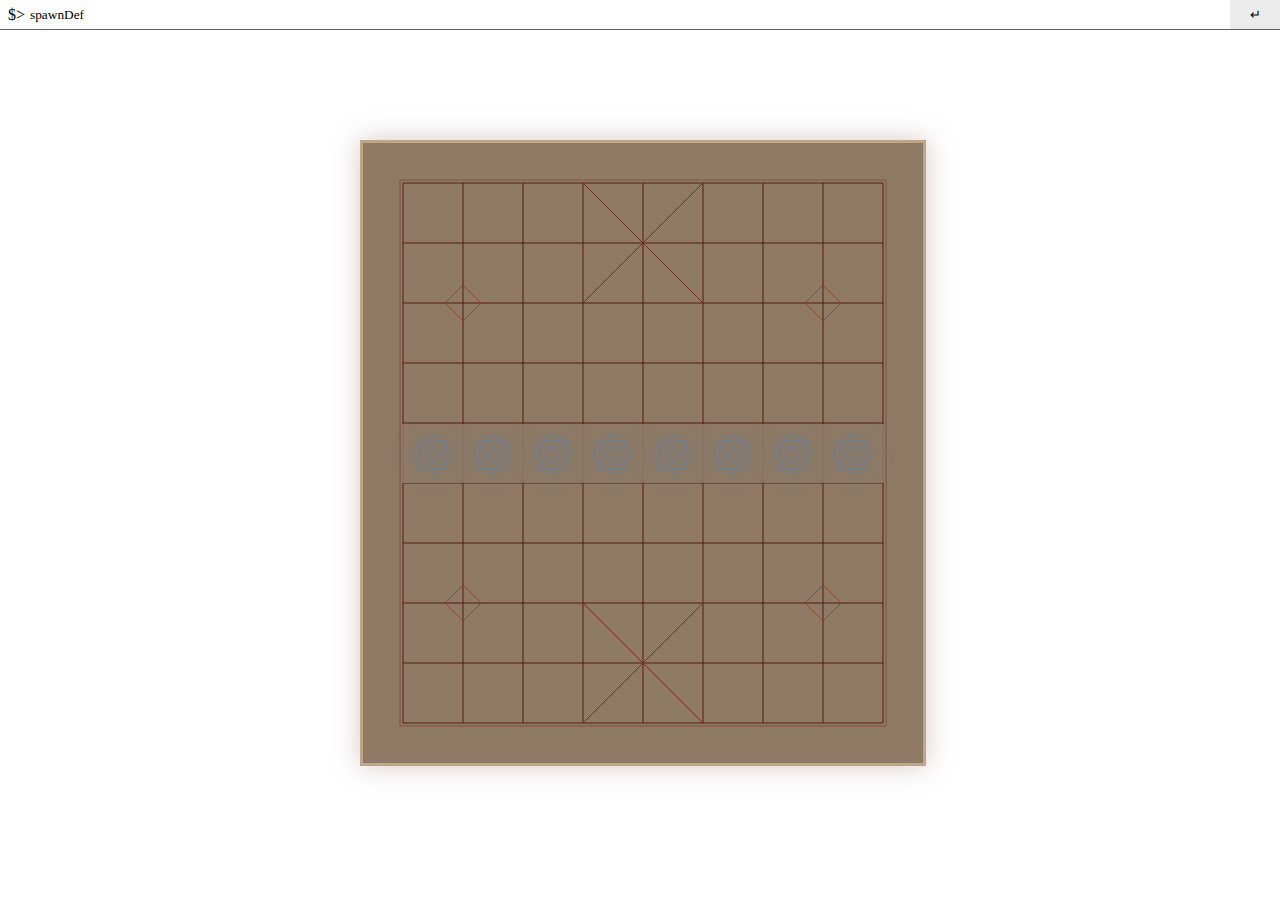
<file: chess/index.html>
<!DOCTYPE>
<html>
    <head>
        <title>棋</title>
        <meta content="utf-8">
        <link href="./css/base.css" rel="stylesheet">
        <link href="./css/chess.css" rel="stylesheet">
        <script src="./vue.min.js"></script>
        <script src="./js/board.js"></script>
    </head>
    <body>
        <article id="consoles">
            <input v-model='val' @keydown.enter='ret' v-focus>
            <p class="input"></p>
            <button @click="ret">↵</button>
        </article>
        <div id="point">
            <section id="board" :style='[size]'>
                <article class="line" :style='[csize]'>
                    <board-line :size='chunkSize'></board-line>
                </article>
                <article class="chunk" :style='[csize]'>
                    <board-chunk :size='chunkSize' :padding='paddingSize'
                     :border='chunkBorder' :font='chunkFont'></board-chunk>
                </article>
            </section>
        </div>
    </body>
</html>
</file>
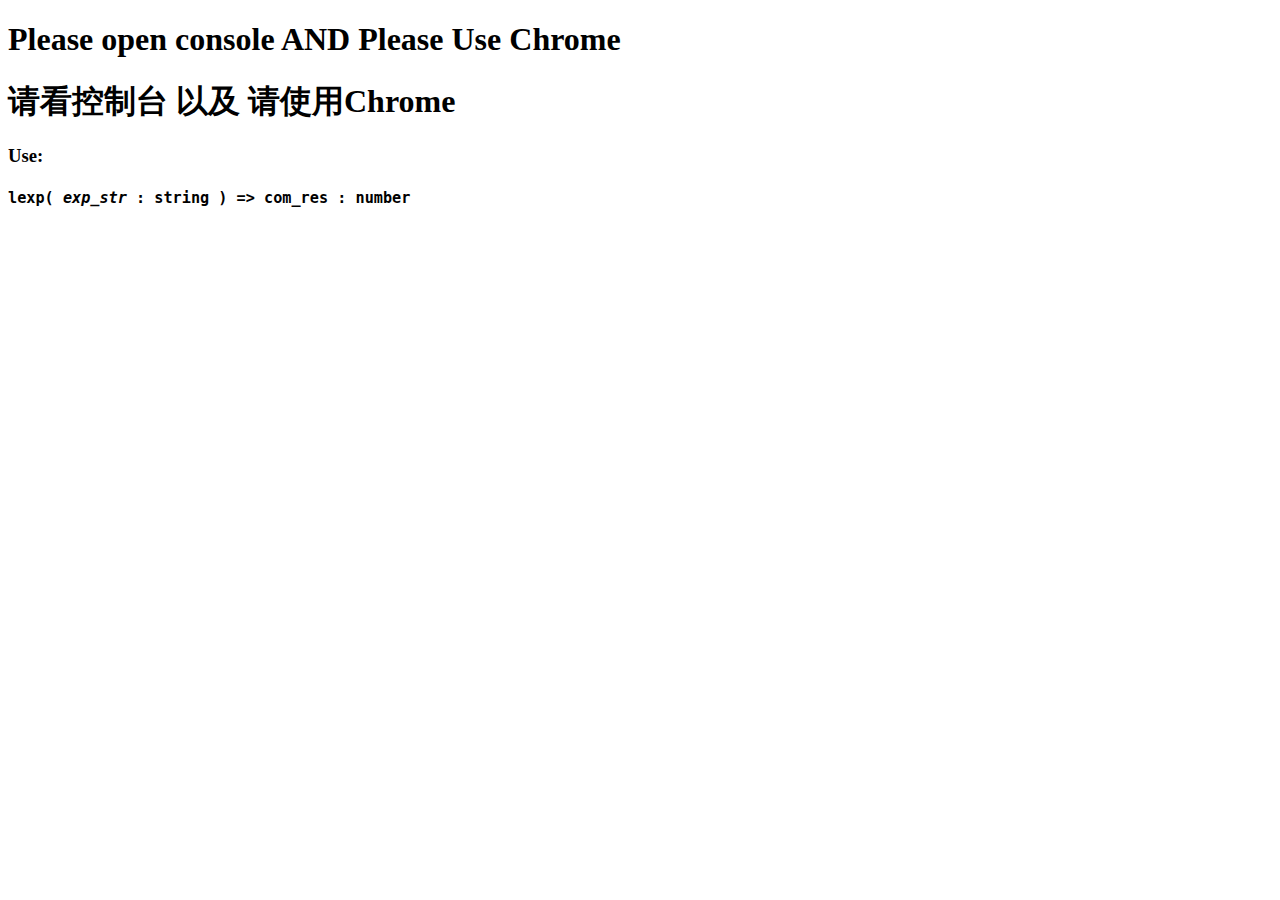
<file: l-exp/index.html>
<!DOCTYPE html>
<!-- just a try -->
<meta charset="utf-8">
<title>L-exp</title>
<script src="./lexp.js"></script>
<script src="./test.js"></script>
<h1>Please open console AND Please Use Chrome</h1>
<h1>请看控制台 以及 请使用Chrome</h1>
<h3>Use:</h3>
<h3><code>lexp( <i>exp_str</i> : string ) => com_res : number</code></h3>
</file>
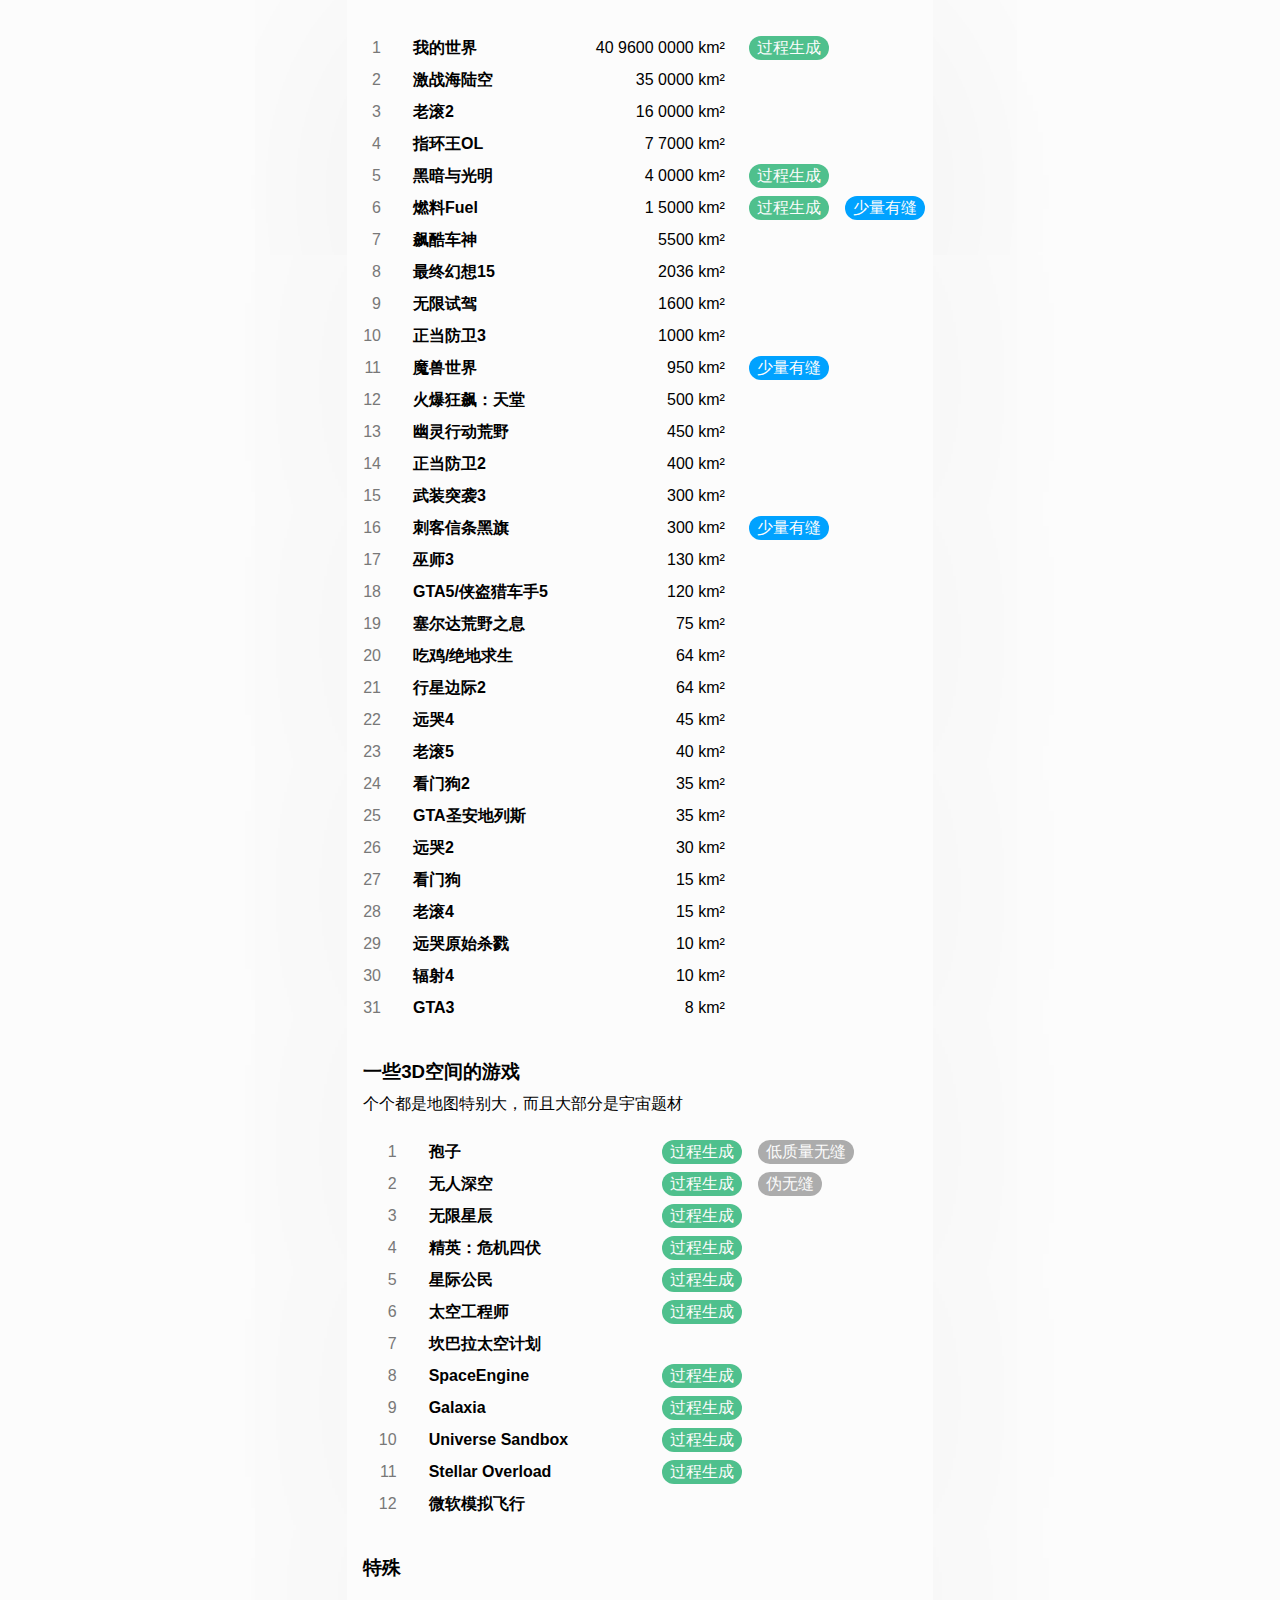
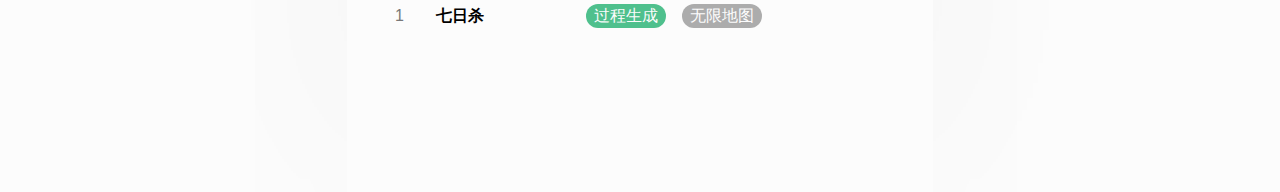
<file: smg/static/index.html>
<!DOCTYPE html>
<!-- Seamless Map Game -->
<link href="../../favicon.png" rel=icon>
<meta charset=utf-8>
<meta name="viewport" content="width=600">
<title>无缝地图游戏地图大小排行</title>
<link href="./smg.css" rel=stylesheet>

<!-- it:item n:name s:size t:tag -->
<section>
<div>
<it>
    <n title=Minecraft>我的世界</n>
    <s>40 9600 0000</s>
    <t><pg></t>
</it>
<it>
    <n>激战海陆空</n>
    <s>35 0000</s>
</it>
<it>
    <n>老滚2</n>
    <s>16 0000</s>
</it>
<it>
    <n>指环王OL</n>
    <s>7 7000</s>
</it>
<it>
    <n>黑暗与光明</n>
    <s>4 0000</s>
    <t><pg></t>
</it>
<it>
    <n>燃料Fuel</n>
    <s>1 5000</s>
    <t><pg></pg><ss></ss></t>
</it>
<it>
    <n>飙酷车神</n>
    <s>5500</s>
</it>
<it>
    <n>最终幻想15</n>
    <s>2036</s>
</it>
<it>
    <n>无限试驾</n>
    <s>1600</s>
</it>
<it>
    <n>正当防卫3</n>
    <s>1000</s>
</it>
<it>
    <n title="World of Warcraft">魔兽世界</n>
    <s>950</s>
    <t><ss></t>
</it>
<it>
    <n>火爆狂飙：天堂</n>
    <s>500</s>
</it>
<it>
    <n>幽灵行动荒野</n>
    <s>450</s>
</it>
<it>
    <n>正当防卫2</n>
    <s>400</s>
</it>
<it>
    <n>武装突袭3</n>
    <s>300</s>
</it>
<it>
    <n>刺客信条黑旗</n>
    <s>300</s>
    <t><ss></ss></t>
</it>
<it>
    <n>巫师3</n>
    <s>130</s>
</it>
<it>
    <n title="Grand Theft Auto V">GTA5/侠盗猎车手5</n>
    <s>120</s>
</it>
<it>
    <n>塞尔达荒野之息</n>
    <s>75</s>
</it>
<it>
    <n title="PLAYERUNKNOWN’S BATTLEGROUNDS">吃鸡/绝地求生</n>
    <s>64</s>
</it>
<it>
    <n>行星边际2</n>
    <s>64</s>
</it>
<it>
    <n title="Far Cry 4">远哭4</n>
    <s>45</s>
</it>
<it>
    <n>老滚5</n>
    <s>40</s>
</it>
<it>
    <n>看门狗2</n>
    <s>35</s>
</it>
<it>
    <n title="Grand Theft Auto：San Andreas">GTA圣安地列斯</n>
    <s>35</s>
</it>
<it>
    <n>远哭2</n>
    <s>30</s>
</it>
<it>
    <n>看门狗</n>
    <s>15</s>
</it>
<it>
    <n>老滚4</n>
    <s>15</s>
</it>
<it>
    <n>远哭原始杀戮</n>
    <s>10</s>
</it>
<it>
    <n>辐射4</n>
    <s>10</s>
</it>
<it>
    <n>GTA3</n>
    <s>8</s>
</it>
</div>
<article>
    <h3>一些3D空间的游戏</h3>
    <p>个个都是地图特别大，而且大部分是宇宙题材</p>
</article>
<div>
<it>
    <n>孢子</n>
    <t><pg></pg><span>低质量无缝</span></t>
</it>
<it>
    <n>无人深空</n>
    <t><pg></pg><span>伪无缝</span></t>
</it>
<it>
    <n>无限星辰</n>
    <t><pg></pg></t>
</it>
<it>
    <n>精英：危机四伏</n>
    <t><pg></pg></t>
</it>
<it>
    <n>星际公民</n>
    <t><pg></t>
</it>
<it>
    <n>太空工程师</n>
    <t><pg></t>
</it>
<it>
    <n>坎巴拉太空计划</n>
    <t></t>
</it>
<it>
    <n>SpaceEngine</n>
    <t><pg></t>
</it>
<it>
    <n>Galaxia</n>
    <t><pg></pg></t>
</it>
<it>
    <n>Universe Sandbox</n>
    <t><pg></pg></t>
</it>
<it>
    <n>Stellar Overload</n>
    <t><pg></pg></t>
</it>
<it>
    <n>微软模拟飞行</n>
    <t></t>
</it>
</div>
<article>
    <h3>特殊</h3>
</article>
<div>
<it>
    <n>七日杀</n>
    <t><pg></pg><span>无限地图</span></t>
</it>
</div>
</section>
</file>
<file: chess/css/base.css>
*{
    padding: 0;
    margin: 0;
    font-family: "微软雅黑 light", "微软雅黑", "consolas";
}
#point{
    width: 0;
    height: 0;
    position: absolute;
    left: 50%;
    top: 50%;
}
#board{
    background-color: #8f7a66;
    border-style: solid;
    border-color: rgb(192, 166, 137);
    box-shadow: 0 0 25px rgba(143, 97, 76, 0.35);
}
#board>.line,#board>.chunk{
    position: absolute;
}
#board>.line>article{
    width: 100%;
    height: 100%;
}
#board>.line>article>svg{
    width: 100%;
    height: 100%;
}
#board>.line>article>svg>.horizonta,#board>.line>article>svg>.vertical{
    stroke-width: 1;
    stroke: #571b16;
}
#board>.line>article>svg>.tag{
    stroke-width: 1;
    stroke: rgba(134, 42, 3, 0.55);
}
#board>.line>article>svg>.auxiliary{
    stroke-width: 1;
    stroke: #752e2b;
}
#board>.line>article>svg>.auxiliary.tag{
    stroke-width: 1;
    stroke: rgba(117,46,43,0.55);
}
#board>.line>article>.river{
    background: rgba(143, 122, 102, 0.95);
    color: rgba(79, 139, 191, 0.35);
    position: absolute;
    opacity: 0.95;
    text-shadow: 0 0 25px rgba(79, 139, 191, 0.35);
}
#board>.line>article>.river>div{
    position: absolute;
    text-align: center;    
}

#consoles{
    position: absolute;
    top: 0;
    width: 100%;
    height: 30px;
}
#consoles>input{
    width: calc(100% - 50px);
    height: 30px;
    border: none;
    float: left;
    border-bottom: 1px solid #c53438;
    outline: none;
    box-sizing: border-box;
    padding-left: 30px;
    padding-right: 30px;
    line-height: 30px;
}
#consoles>.input{
    position: absolute;
    width: 25px;
    height: 30px;
    line-height: 30px;
    text-align: right;
}
#consoles>.input::before{
    content: "$>"
}
#consoles>button{
    width: 50px;
    height: 30px;
    border: none;
    float: left;
    border-bottom: 1px solid #c53438;
    outline: none;
    background: #ececec;
    transition: background 0.35s;
}
#consoles>button:hover{
    background: #cccccc;
}
#consoles>button:active{
    background: #acacac;
}
</file>
<file: chess/css/chess.css>
.boardChunk>article{
    float: left;
    box-sizing: border-box;
    cursor: default;
}
.boardChunk>article>div{
    width: 100%;
    height: 100%;
    border-radius: 100%;
    box-sizing: border-box;
    border: 3px solid rgba(0, 0, 0, 0);
    transition: box-shadow 0.35s,outline 0.35s,border 0.35s,transform 0.35s;
    text-align: center;
}
.boardChunk>article>div:hover{
    box-shadow:0 0 25pt rgba(0, 0, 0, 0.35);
    border: 3px double rgba(0, 0, 0, 0.15);
    transform: scale(1.1,1.1);
}
.boardChunk>article>div>div{
    border: 2px solid rgba(0, 0, 0, 0);
    box-shadow: 0 0 25pt rgba(0, 0, 0, 0);
    transition:transform 0.35s,border 0.35s,background 0.35s,box-shadow 0.35s;
    width: 100%;
    height: 100%;
    border-radius: 100%;
    box-sizing: border-box;
    background: rgba(0, 0, 0, 0);
}
.boardChunk>article>div>div.c{
    box-shadow: 0 0 25pt rgba(0, 0, 0, 0.35);
}
.boardChunk>article>div>div::before{
    content: '';
    opacity: 0;
    transition: opacity 0.35s;
}
.boardChunk>article>div>div.c::before{
    opacity: 1;
}
.boardChunk>article>div:hover>div{
    cursor: pointer;
}

.boardChunk>article>div>div.br{
    border-color: #6ec672;
    color: #f3f3f3;
    background-color: #46804a;
}
.boardChunk>article>div>div.br::before{
    content: '兵'
}
.boardChunk>article>div>div.bb{
    border-color: #6ec672;
    color: #232323;
    background-color: #46804a;
}
.boardChunk>article>div>div.bb::before{
    content: '卒'
}
.boardChunk>article>div>div.pr{
    border-color: #c69c13;
    color: #f3f3f3;
    background-color: #805435;
}
.boardChunk>article>div>div.pr::before{
    content: '炮'
}
.boardChunk>article>div>div.pb{
    border-color: #c69c13;
    color: #232323;
    background-color: #805435;
}
.boardChunk>article>div>div.pb::before{
    content: '炮'
}
.boardChunk>article>div>div.jr{
    color: #fcfcfc;
    border-color: #cccccc;
    background-color: rgba(128, 43, 34, 0.75);
}
.boardChunk>article>div>div.jr::before{
    content: '车'
}
.boardChunk>article>div>div.jb{
    color: #acacac;
    border-color: #454545;
    background-color: rgba(128, 43, 34, 0.75);
}
.boardChunk>article>div>div.jb::before{
    content: '车'
}
.boardChunk>article>div>div.mr{
    border-color: #c6a902;
    color: #f3f3f3;
    background-color: #806328;
}
.boardChunk>article>div>div.mr::before{
    content: '马'
}
.boardChunk>article>div>div.mb{
    border-color: #c6a902;
    color: #232323;
    background-color: #806328;
}
.boardChunk>article>div>div.mb::before{
    content: '马'
}
.boardChunk>article>div>div.xr{
    border-color: #5c8f6e;
    color: #f3f3f3;
    background-color: #5d9eb2;
}
.boardChunk>article>div>div.xr::before{
    content: '相'
}
.boardChunk>article>div>div.xb{
    border-color: #2c806e;
    color: #454545;
    background-color: #5d9eb2;
}
.boardChunk>article>div>div.xb::before{
    content: '象'
}
.boardChunk>article>div>div.sr{
    border-color: #a53e46;
    color: #820725;
    background-color: rgba(216, 216, 216, 0.95);
    box-shadow: 0 0 15pt rgba(216, 216, 216, 0.35);
}
.boardChunk>article>div>div.sr::before{
    content: '士'
}
.boardChunk>article>div>div.sb{
    border-color: #454545;
    color: #232323;
    background-color: rgba(216, 216, 216, 0.95);
    box-shadow: 0 0 15pt rgba(216, 216, 216, 0.35);
}
.boardChunk>article>div>div.sb::before{
    content: '士'
}
.boardChunk>article>div>div.j{
    border-color: #820725;
    color: #cccccc;
    background-color: rgba(0, 0, 0, 0.25);
    box-shadow: 0 0 25pt #820725;
}
.boardChunk>article>div>div.j::before{
    content: '将'
}
.boardChunk>article>div>div.s{
    border-color: #363636;
    color: #acacac;
    background-color: rgba(0, 0, 0, 0.25);
    box-shadow: 0 0 25pt #363636;
}
.boardChunk>article>div>div.s::before{
    content: '帅'
}
.boardChunk>article>div.cho{
    box-shadow: rgb(107, 194, 116) 0px 0px 25pt;
    border: 3px solid rgb(107, 194, 116);
} 
.boardChunk>article>div.pot{
    box-shadow: rgb(238, 185, 72) 0px 0px 25pt;
    border: 3px solid rgb(238, 185, 72);
}
.boardChunk>article>div.tar{
    box-shadow: rgb(250, 63, 70) 0px 0px 25pt;
    border: 3px solid rgb(250, 63, 70);
}
.boardChunk>article>div.cho>div,
.boardChunk>article>div.pot>div,
.boardChunk>article>div.tar>div{
    box-shadow: 0 0 25pt transparent;
}
</file>
<file: smg/static/smg.css>
*{
    margin: 0;
    padding: 0;
    line-height: 2rem;
    font-family: '微软雅黑 light','微软雅黑',sans-serif;
}
html{
    font-size: 16px;
}
body{
    display: flex;
    justify-content: center;
    background-color: #fcfcfc;
}
section{
    display: flex;
    justify-content: center;
    flex-direction: column;
    box-shadow: 0 0 25rem rgba(0,0,0,0.05);
    padding: 2rem 0;
    padding-bottom: 10rem;
    background-color: #fcfcfc;
}
article{
    padding: 2rem 1rem;
    padding-bottom: 1rem;
}
div{
    display: table;
    counter-reset: list;
}
it{
    display: table-row;
    margin: 0.5rem 0;
}
it::before{
    counter-increment: list;
    content: counter(list);
    text-align: right;
    padding: 0 1rem;
    display: table-cell;
    font-family: Arial,Helvetica,monospace;
    color: #787878;
}
it>n,it>s,it>t{
    display: table-cell;
}
n{
    padding-left: 1rem;
    padding-right: 1rem;
    font-weight: bold;
}
s{
    padding-left: 2rem;
    text-align: right;
    text-decoration: unset;
}
s::after{
    content: ' km²'
}
t{
    padding-left: 1rem;
}
t>:nth-child(1n){
    line-height: 1.5rem;
    height: 1.5rem;
    margin: 0 0.5rem;
    padding: 0 0.5rem;
    display: inline-block;
    border-radius: 5rem;
    background-color: #acacac;
    color: #fcfcfc;
}
t>pg:nth-child(1n){
    background-color: #4fc08d;
}
pg::before{
    content: '过程生成';
}
t>ss:nth-child(1n){
    background-color: #00a2ff;
}
ss::before{
    content: '少量有缝';
}
</file>
